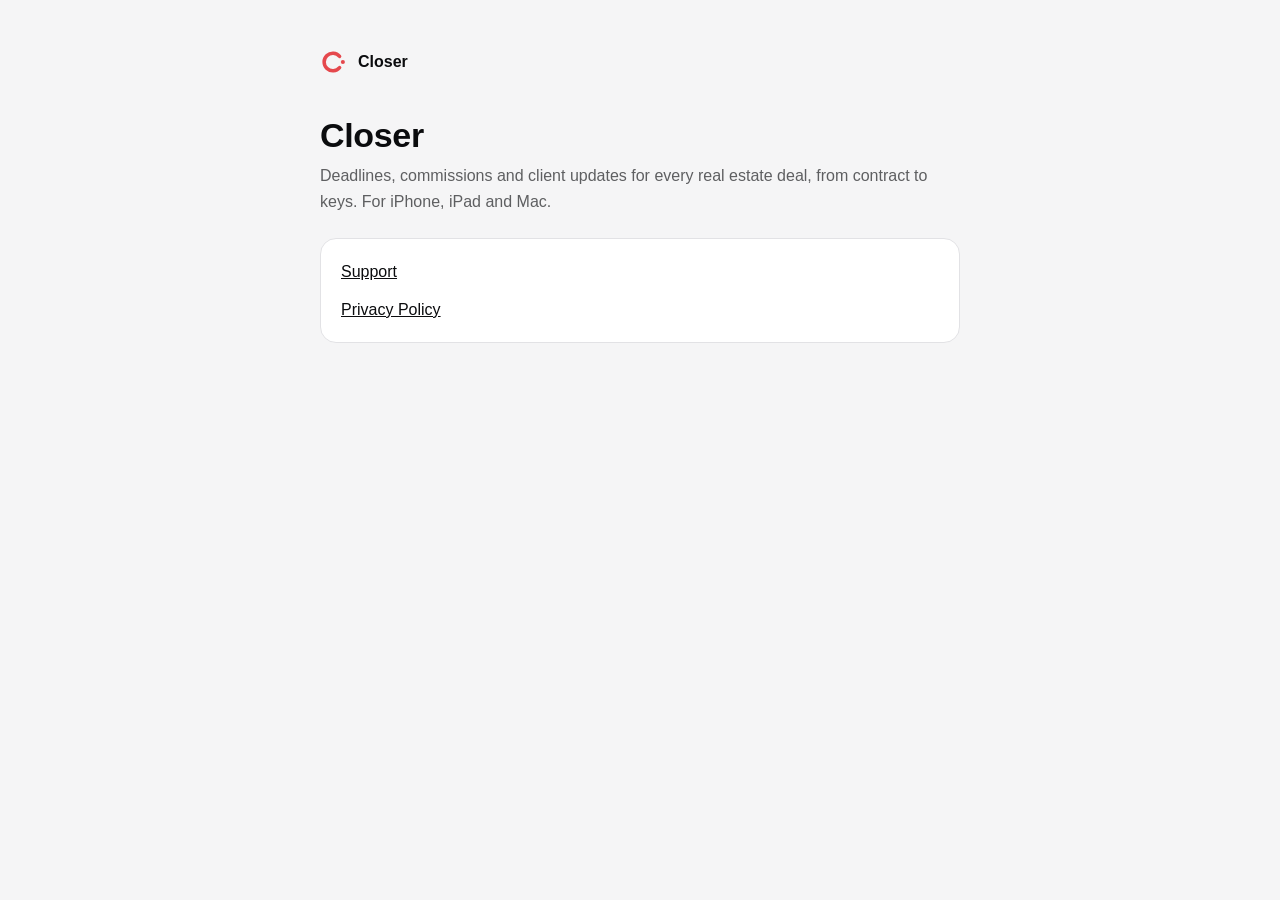
<file: index.html>
<!doctype html>
<html lang="en">
<head>
<meta charset="utf-8">
<meta name="viewport" content="width=device-width, initial-scale=1">
<title>Closer</title>
<link rel="stylesheet" href="site.css">
</head>
<body>
<main>
<div class="brand">
<svg viewBox="0 0 24 24" fill="none" aria-hidden="true"><path d="M16.8 7.2a7.5 7.5 0 1 0 0 9.6" stroke="var(--coral)" stroke-width="3" stroke-linecap="round"/><circle cx="19.6" cy="12" r="1.75" fill="var(--coral)"/></svg>
Closer
</div>
<h1>Closer</h1>
<p>Deadlines, commissions and client updates for every real estate deal, from contract to keys. For iPhone, iPad and Mac.</p>
<div class="card">
<p><a href="support.html">Support</a></p>
<p><a href="privacy.html">Privacy Policy</a></p>
</div>
</main>
</body>
</html>
</file>
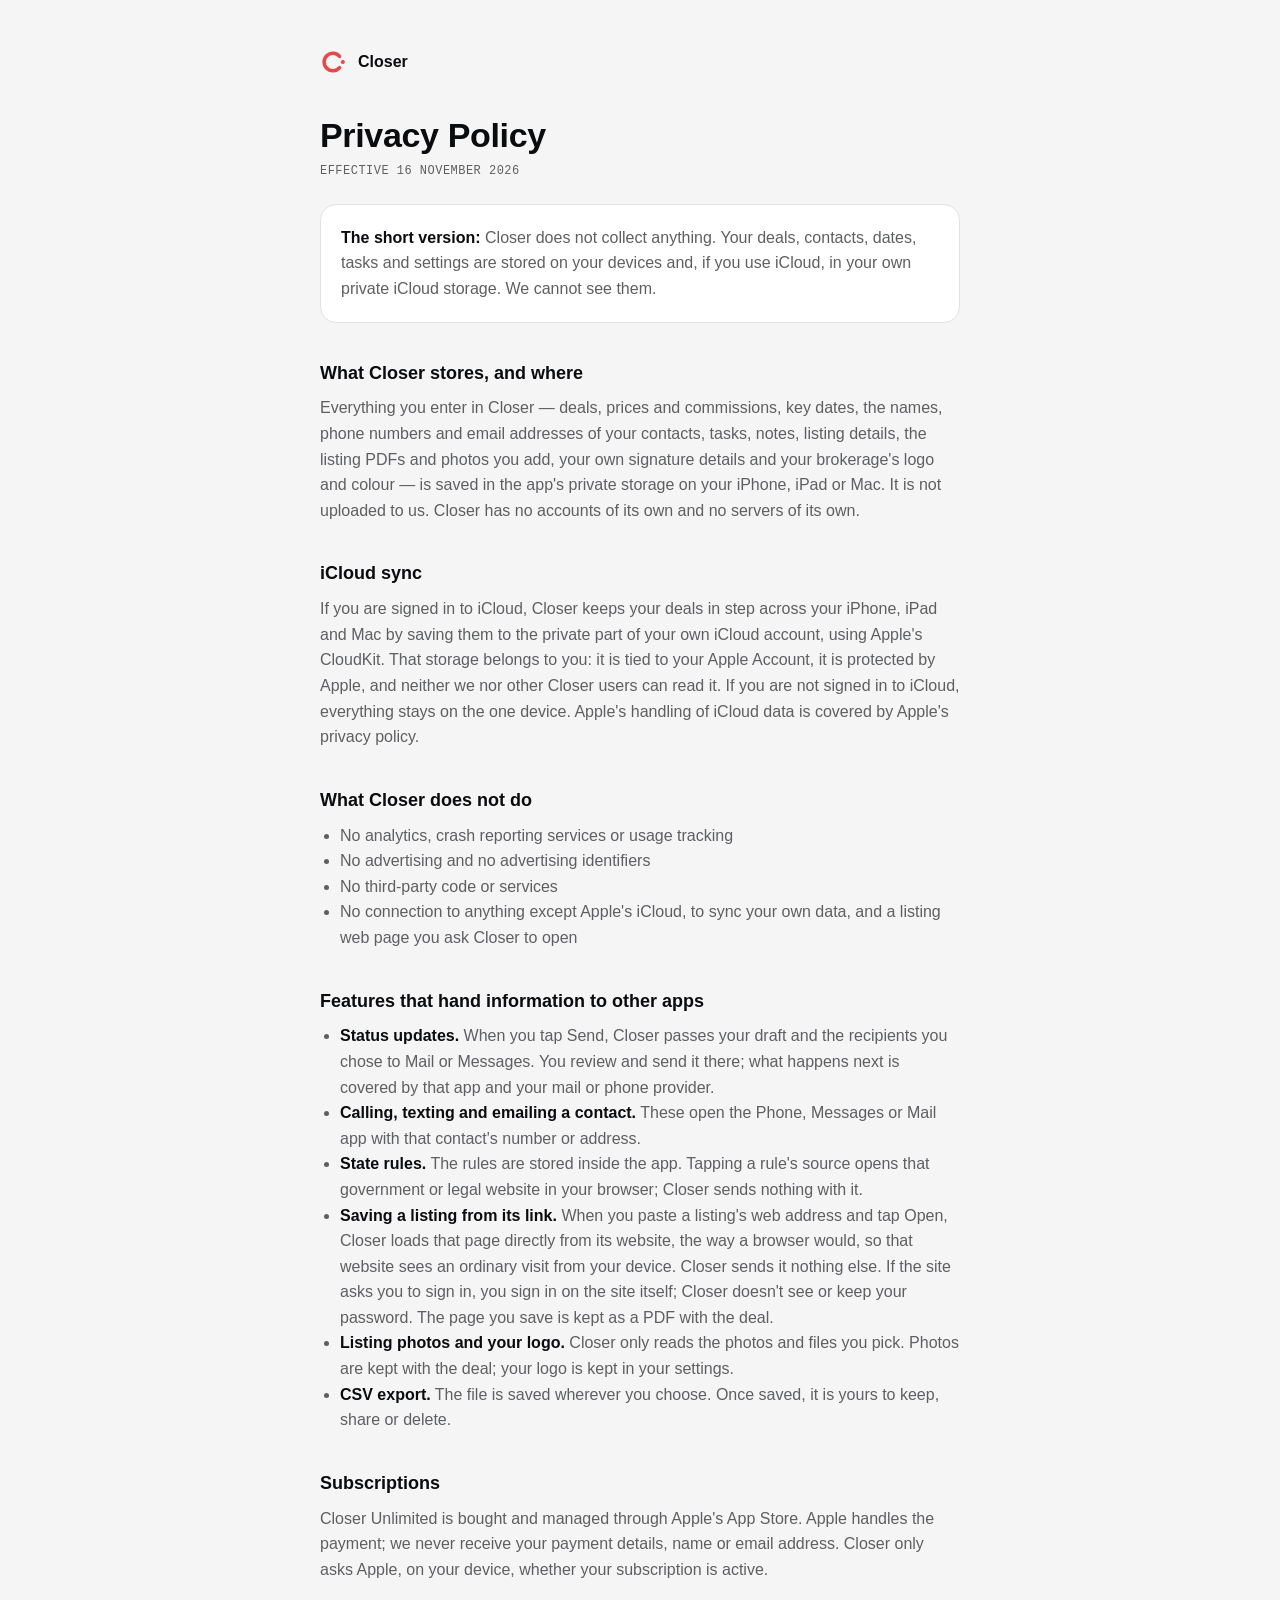
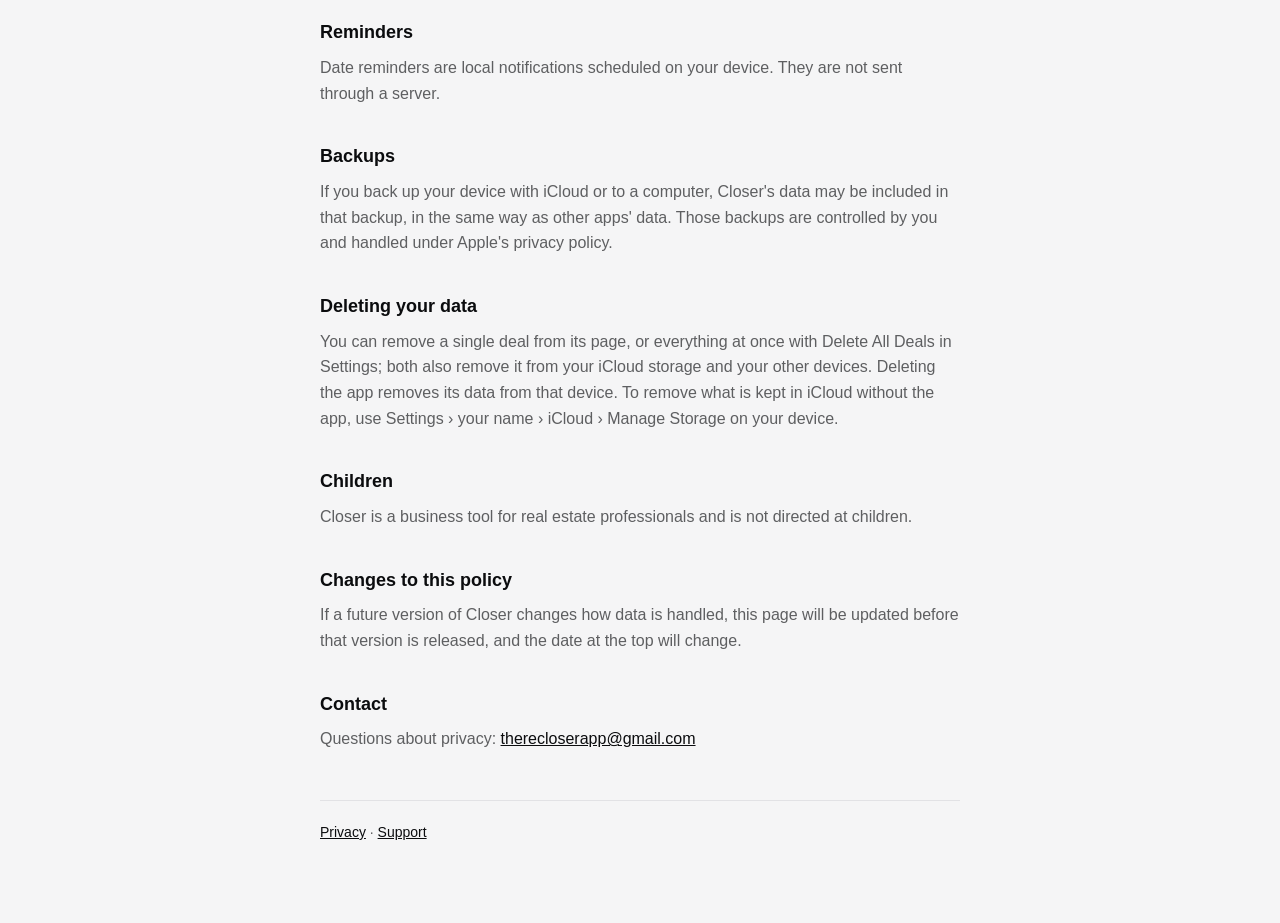
<file: privacy.html>
<!doctype html>
<html lang="en">
<head>
<meta charset="utf-8">
<meta name="viewport" content="width=device-width, initial-scale=1">
<title>Privacy Policy — Closer</title>
<link rel="stylesheet" href="site.css">
</head>
<body>
<main>
<div class="brand">
<svg viewBox="0 0 24 24" fill="none" aria-hidden="true"><path d="M16.8 7.2a7.5 7.5 0 1 0 0 9.6" stroke="var(--coral)" stroke-width="3" stroke-linecap="round" transform="rotate(0 12 12)"/><circle cx="19.6" cy="12" r="1.75" fill="var(--coral)"/></svg>
Closer
</div>
<h1>Privacy Policy</h1>
<p class="meta">Effective 16 November 2026</p>
<div class="card">
<p><strong>The short version:</strong> Closer does not collect anything. Your deals, contacts, dates, tasks and settings are stored on your devices and, if you use iCloud, in your own private iCloud storage. We cannot see them.</p>
</div>
<h2>What Closer stores, and where</h2>
<p>Everything you enter in Closer — deals, prices and commissions, key dates, the names, phone numbers and email addresses of your contacts, tasks, notes, listing details, the listing PDFs and photos you add, your own signature details and your brokerage's logo and colour — is saved in the app's private storage on your iPhone, iPad or Mac. It is not uploaded to us. Closer has no accounts of its own and no servers of its own.</p>
<h2>iCloud sync</h2>
<p>If you are signed in to iCloud, Closer keeps your deals in step across your iPhone, iPad and Mac by saving them to the private part of your own iCloud account, using Apple's CloudKit. That storage belongs to you: it is tied to your Apple Account, it is protected by Apple, and neither we nor other Closer users can read it. If you are not signed in to iCloud, everything stays on the one device. Apple's handling of iCloud data is covered by Apple's privacy policy.</p>
<h2>What Closer does not do</h2>
<ul>
<li>No analytics, crash reporting services or usage tracking</li>
<li>No advertising and no advertising identifiers</li>
<li>No third-party code or services</li>
<li>No connection to anything except Apple's iCloud, to sync your own data, and a listing web page you ask Closer to open</li>
</ul>
<h2>Features that hand information to other apps</h2>
<ul>
<li><strong>Status updates.</strong> When you tap Send, Closer passes your draft and the recipients you chose to Mail or Messages. You review and send it there; what happens next is covered by that app and your mail or phone provider.</li>
<li><strong>Calling, texting and emailing a contact.</strong> These open the Phone, Messages or Mail app with that contact's number or address.</li>
<li><strong>State rules.</strong> The rules are stored inside the app. Tapping a rule's source opens that government or legal website in your browser; Closer sends nothing with it.</li>
<li><strong>Saving a listing from its link.</strong> When you paste a listing's web address and tap Open, Closer loads that page directly from its website, the way a browser would, so that website sees an ordinary visit from your device. Closer sends it nothing else. If the site asks you to sign in, you sign in on the site itself; Closer doesn't see or keep your password. The page you save is kept as a PDF with the deal.</li>
<li><strong>Listing photos and your logo.</strong> Closer only reads the photos and files you pick. Photos are kept with the deal; your logo is kept in your settings.</li>
<li><strong>CSV export.</strong> The file is saved wherever you choose. Once saved, it is yours to keep, share or delete.</li>
</ul>
<h2>Subscriptions</h2>
<p>Closer Unlimited is bought and managed through Apple's App Store. Apple handles the payment; we never receive your payment details, name or email address. Closer only asks Apple, on your device, whether your subscription is active.</p>
<h2>Reminders</h2>
<p>Date reminders are local notifications scheduled on your device. They are not sent through a server.</p>
<h2>Backups</h2>
<p>If you back up your device with iCloud or to a computer, Closer's data may be included in that backup, in the same way as other apps' data. Those backups are controlled by you and handled under Apple's privacy policy.</p>
<h2>Deleting your data</h2>
<p>You can remove a single deal from its page, or everything at once with Delete All Deals in Settings; both also remove it from your iCloud storage and your other devices. Deleting the app removes its data from that device. To remove what is kept in iCloud without the app, use Settings › your name › iCloud › Manage Storage on your device.</p>
<h2>Children</h2>
<p>Closer is a business tool for real estate professionals and is not directed at children.</p>
<h2>Changes to this policy</h2>
<p>If a future version of Closer changes how data is handled, this page will be updated before that version is released, and the date at the top will change.</p>
<h2>Contact</h2>
<p>Questions about privacy: <a href="mailto:therecloserapp@gmail.com">therecloserapp@gmail.com</a></p>
<footer>
<a href="privacy.html">Privacy</a> · <a href="support.html">Support</a>
</footer>
</main>
</body>
</html>
</file>
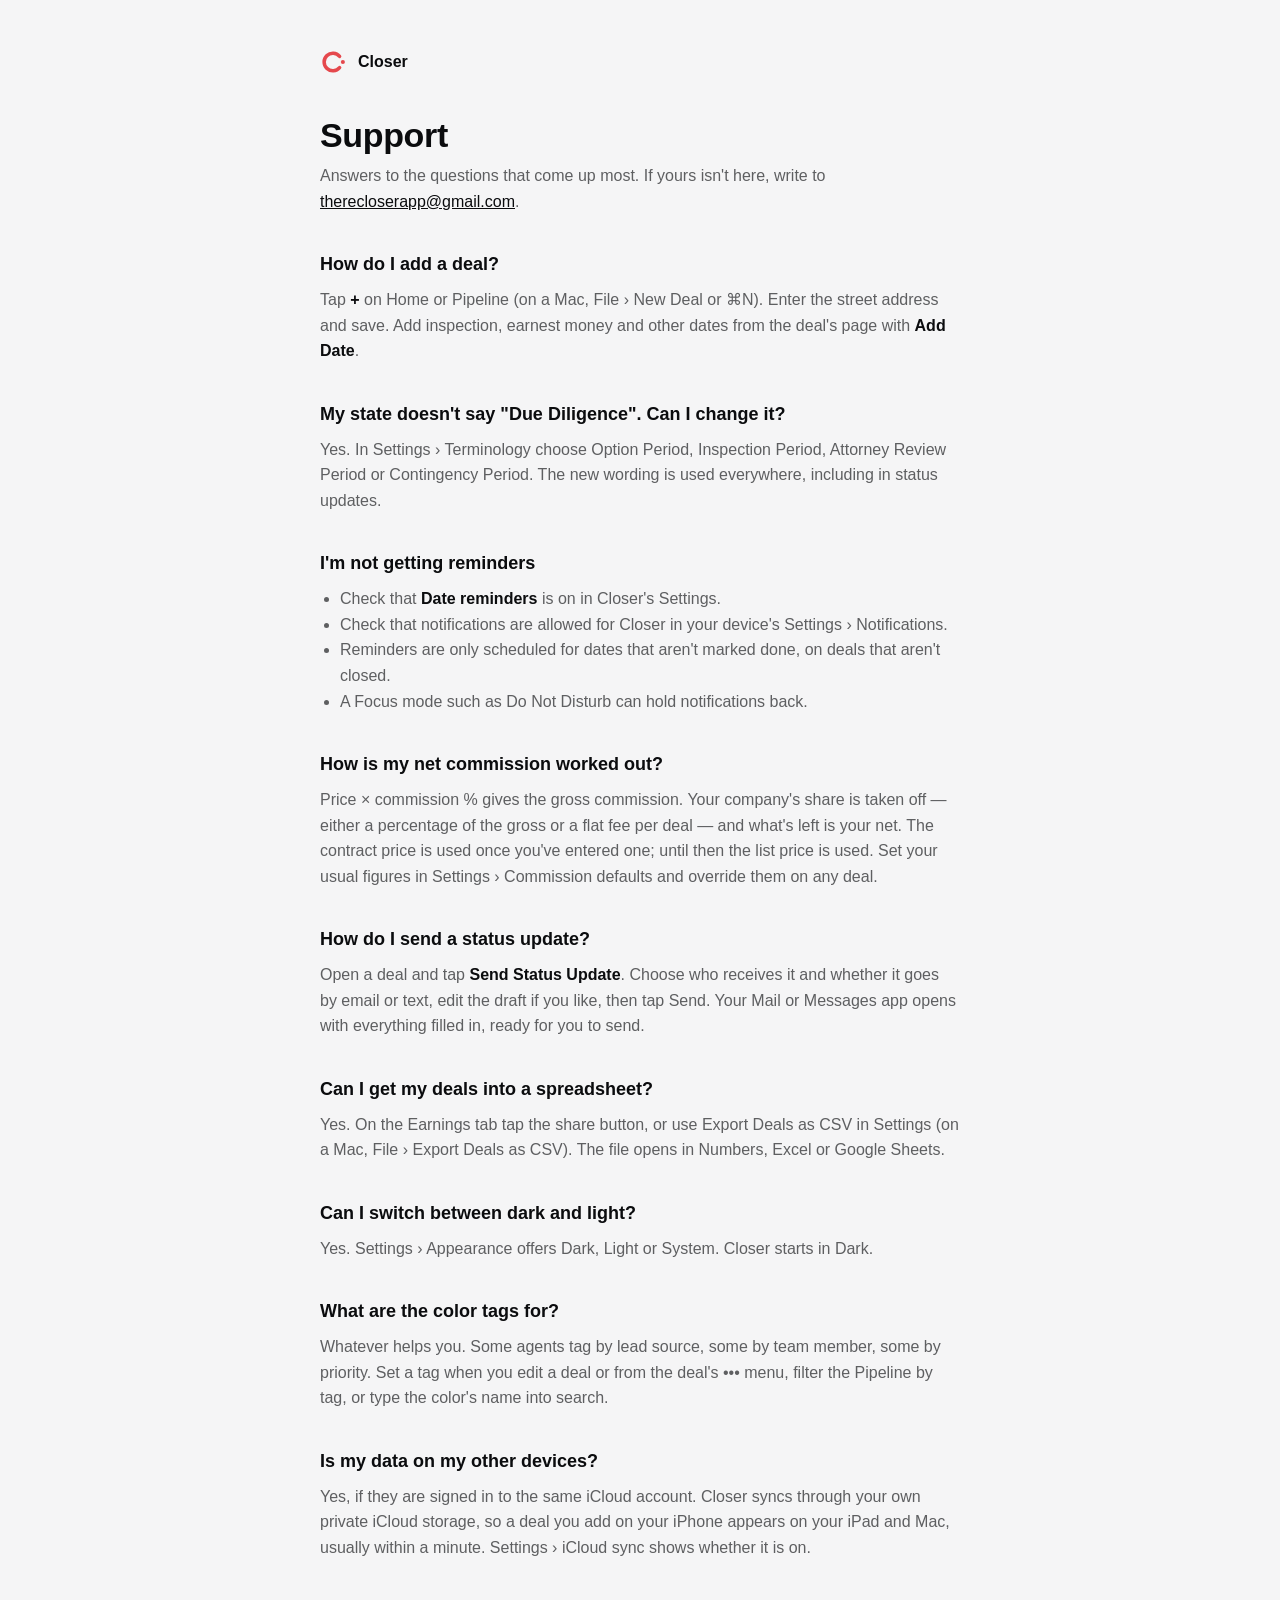
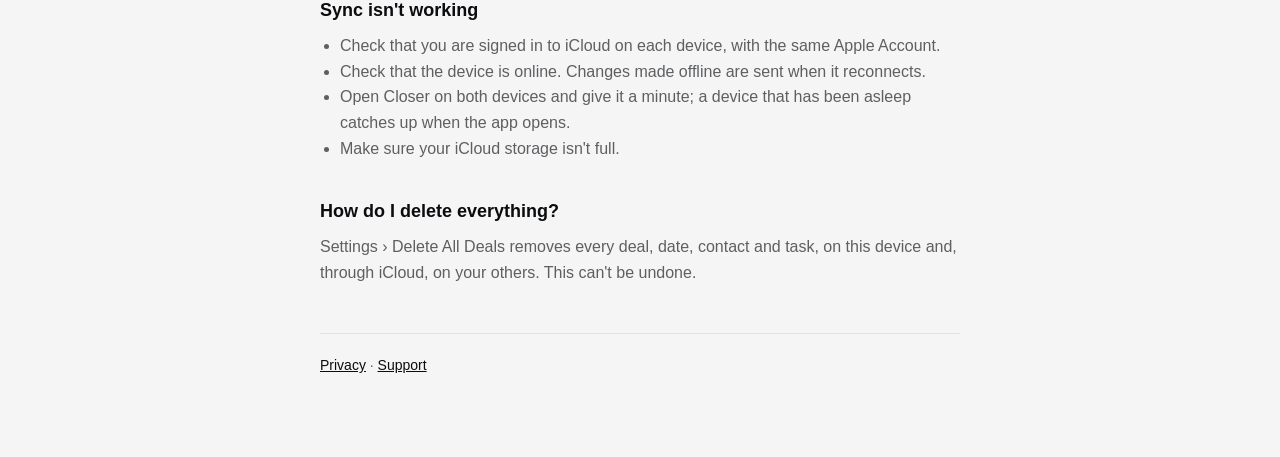
<file: support.html>
<!doctype html>
<html lang="en">
<head>
<meta charset="utf-8">
<meta name="viewport" content="width=device-width, initial-scale=1">
<title>Support — Closer</title>
<link rel="stylesheet" href="site.css">
</head>
<body>
<main>
<div class="brand">
<svg viewBox="0 0 24 24" fill="none" aria-hidden="true"><path d="M16.8 7.2a7.5 7.5 0 1 0 0 9.6" stroke="var(--coral)" stroke-width="3" stroke-linecap="round" transform="rotate(0 12 12)"/><circle cx="19.6" cy="12" r="1.75" fill="var(--coral)"/></svg>
Closer
</div>
<h1>Support</h1>
<p>Answers to the questions that come up most. If yours isn't here, write to <a href="mailto:therecloserapp@gmail.com">therecloserapp@gmail.com</a>.</p>
<h2>How do I add a deal?</h2>
<p>Tap <strong>+</strong> on Home or Pipeline (on a Mac, File › New Deal or ⌘N). Enter the street address and save. Add inspection, earnest money and other dates from the deal's page with <strong>Add Date</strong>.</p>
<h2>My state doesn't say "Due Diligence". Can I change it?</h2>
<p>Yes. In Settings › Terminology choose Option Period, Inspection Period, Attorney Review Period or Contingency Period. The new wording is used everywhere, including in status updates.</p>
<h2>I'm not getting reminders</h2>
<ul>
<li>Check that <strong>Date reminders</strong> is on in Closer's Settings.</li>
<li>Check that notifications are allowed for Closer in your device's Settings › Notifications.</li>
<li>Reminders are only scheduled for dates that aren't marked done, on deals that aren't closed.</li>
<li>A Focus mode such as Do Not Disturb can hold notifications back.</li>
</ul>
<h2>How is my net commission worked out?</h2>
<p>Price × commission % gives the gross commission. Your company's share is taken off — either a percentage of the gross or a flat fee per deal — and what's left is your net. The contract price is used once you've entered one; until then the list price is used. Set your usual figures in Settings › Commission defaults and override them on any deal.</p>
<h2>How do I send a status update?</h2>
<p>Open a deal and tap <strong>Send Status Update</strong>. Choose who receives it and whether it goes by email or text, edit the draft if you like, then tap Send. Your Mail or Messages app opens with everything filled in, ready for you to send.</p>
<h2>Can I get my deals into a spreadsheet?</h2>
<p>Yes. On the Earnings tab tap the share button, or use Export Deals as CSV in Settings (on a Mac, File › Export Deals as CSV). The file opens in Numbers, Excel or Google Sheets.</p>
<h2>Can I switch between dark and light?</h2>
<p>Yes. Settings › Appearance offers Dark, Light or System. Closer starts in Dark.</p>
<h2>What are the color tags for?</h2>
<p>Whatever helps you. Some agents tag by lead source, some by team member, some by priority. Set a tag when you edit a deal or from the deal's ••• menu, filter the Pipeline by tag, or type the color's name into search.</p>
<h2>Is my data on my other devices?</h2>
<p>Yes, if they are signed in to the same iCloud account. Closer syncs through your own private iCloud storage, so a deal you add on your iPhone appears on your iPad and Mac, usually within a minute. Settings › iCloud sync shows whether it is on.</p>
<h2>Sync isn't working</h2>
<ul>
<li>Check that you are signed in to iCloud on each device, with the same Apple Account.</li>
<li>Check that the device is online. Changes made offline are sent when it reconnects.</li>
<li>Open Closer on both devices and give it a minute; a device that has been asleep catches up when the app opens.</li>
<li>Make sure your iCloud storage isn't full.</li>
</ul>
<h2>How do I delete everything?</h2>
<p>Settings › Delete All Deals removes every deal, date, contact and task, on this device and, through iCloud, on your others. This can't be undone.</p>
<footer>
<a href="privacy.html">Privacy</a> · <a href="support.html">Support</a>
</footer>
</main>
</body>
</html>
</file>
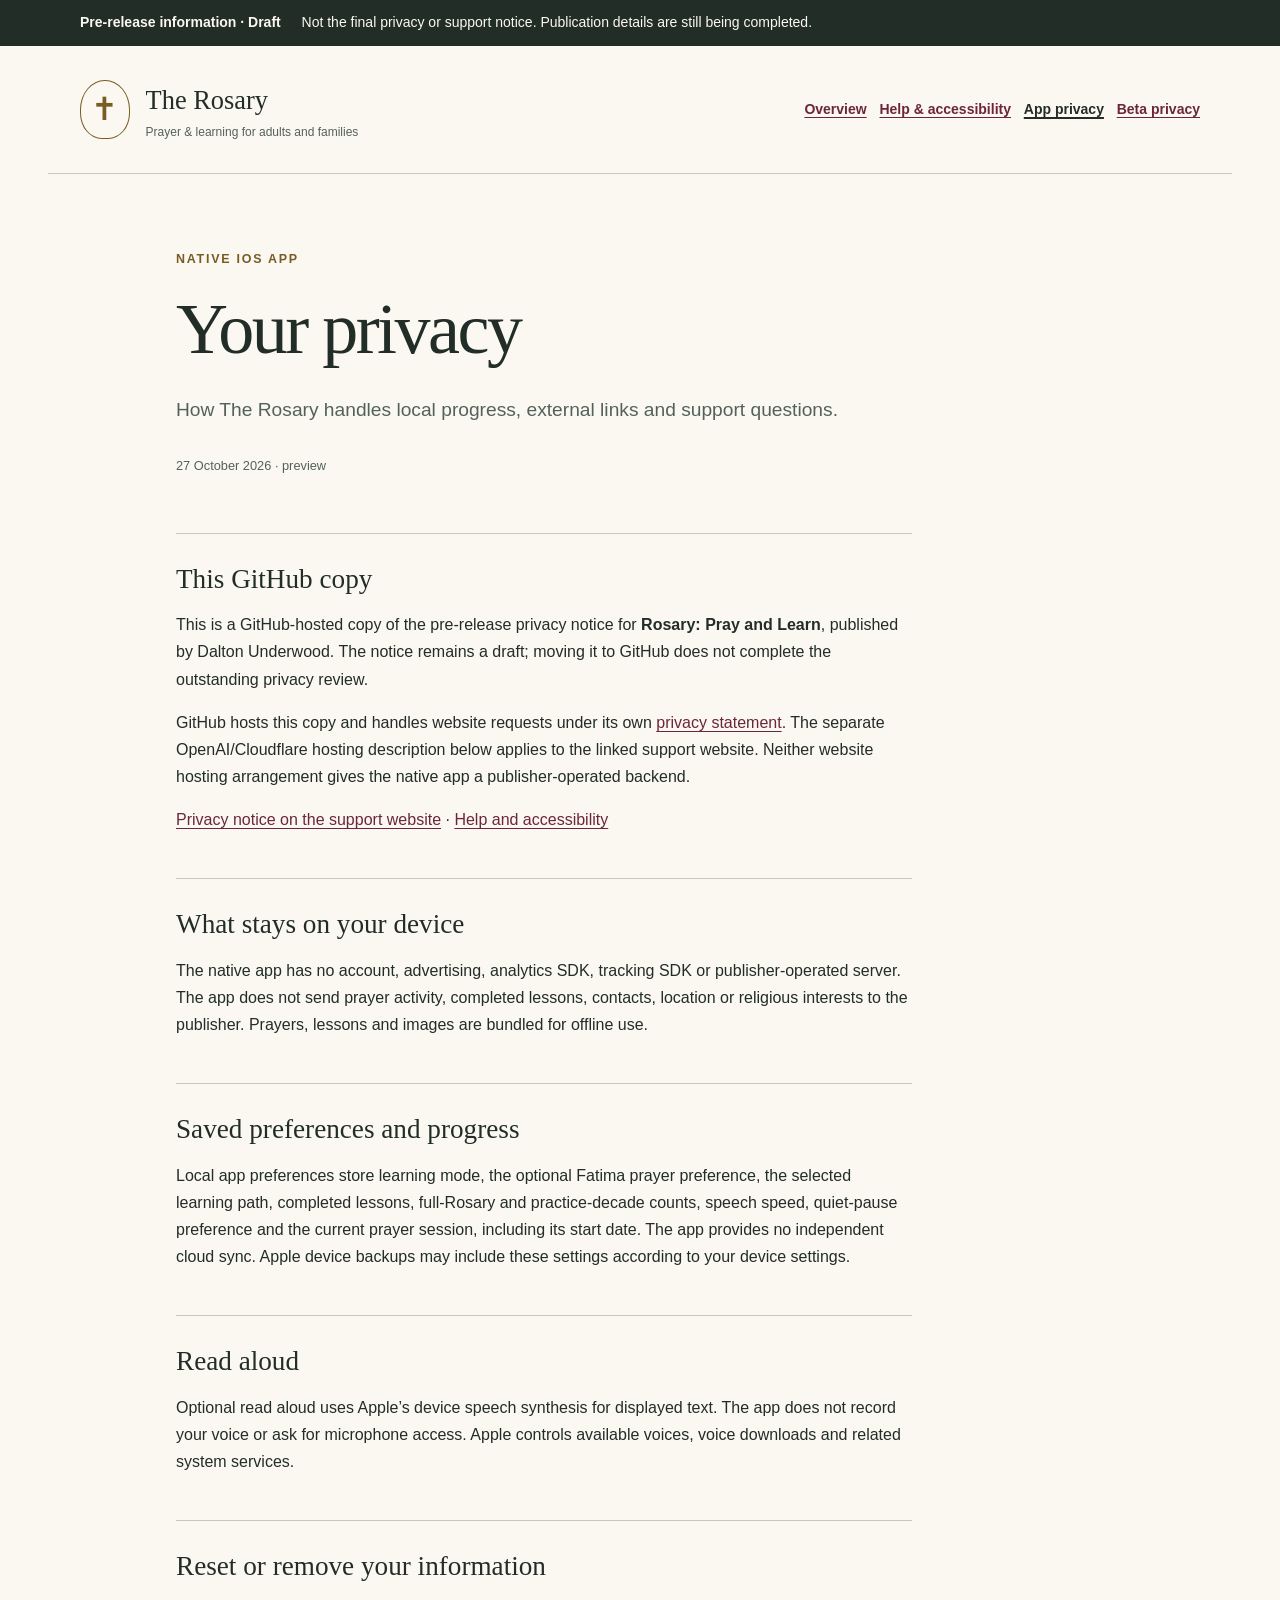
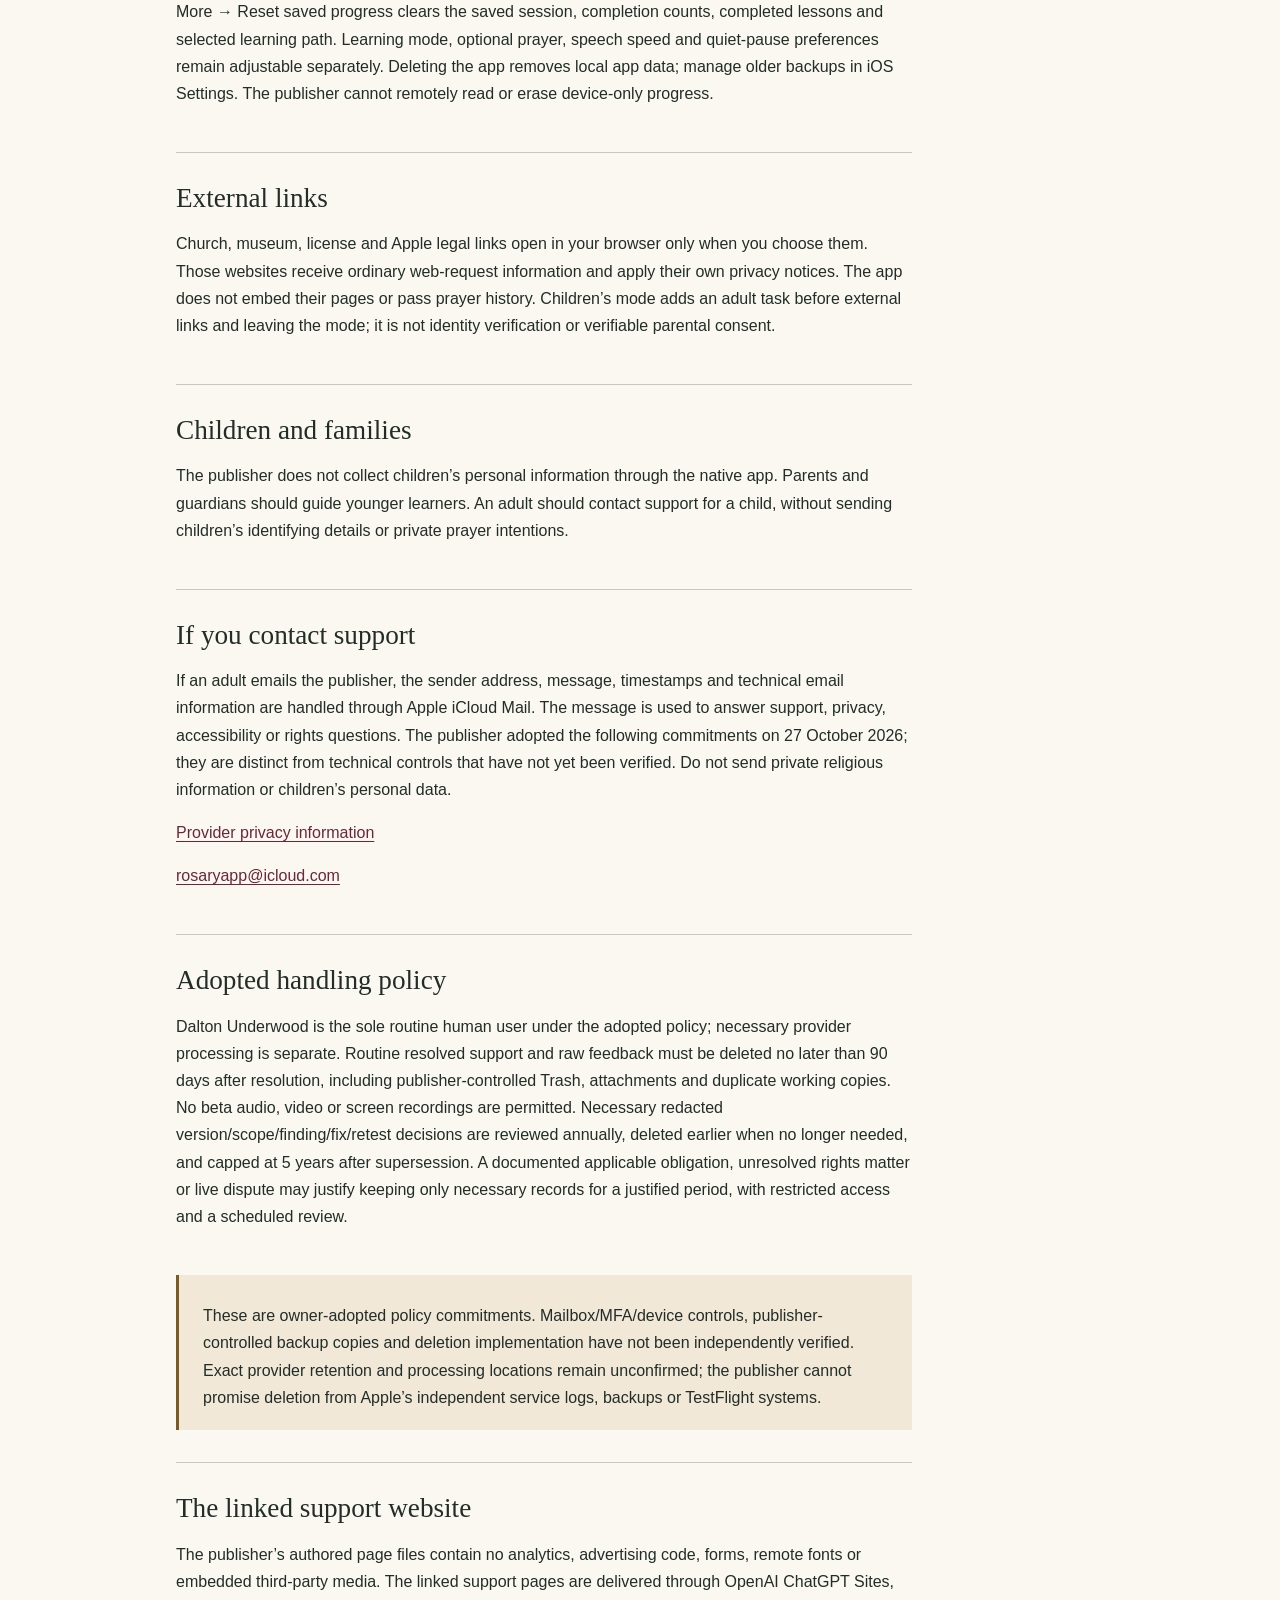
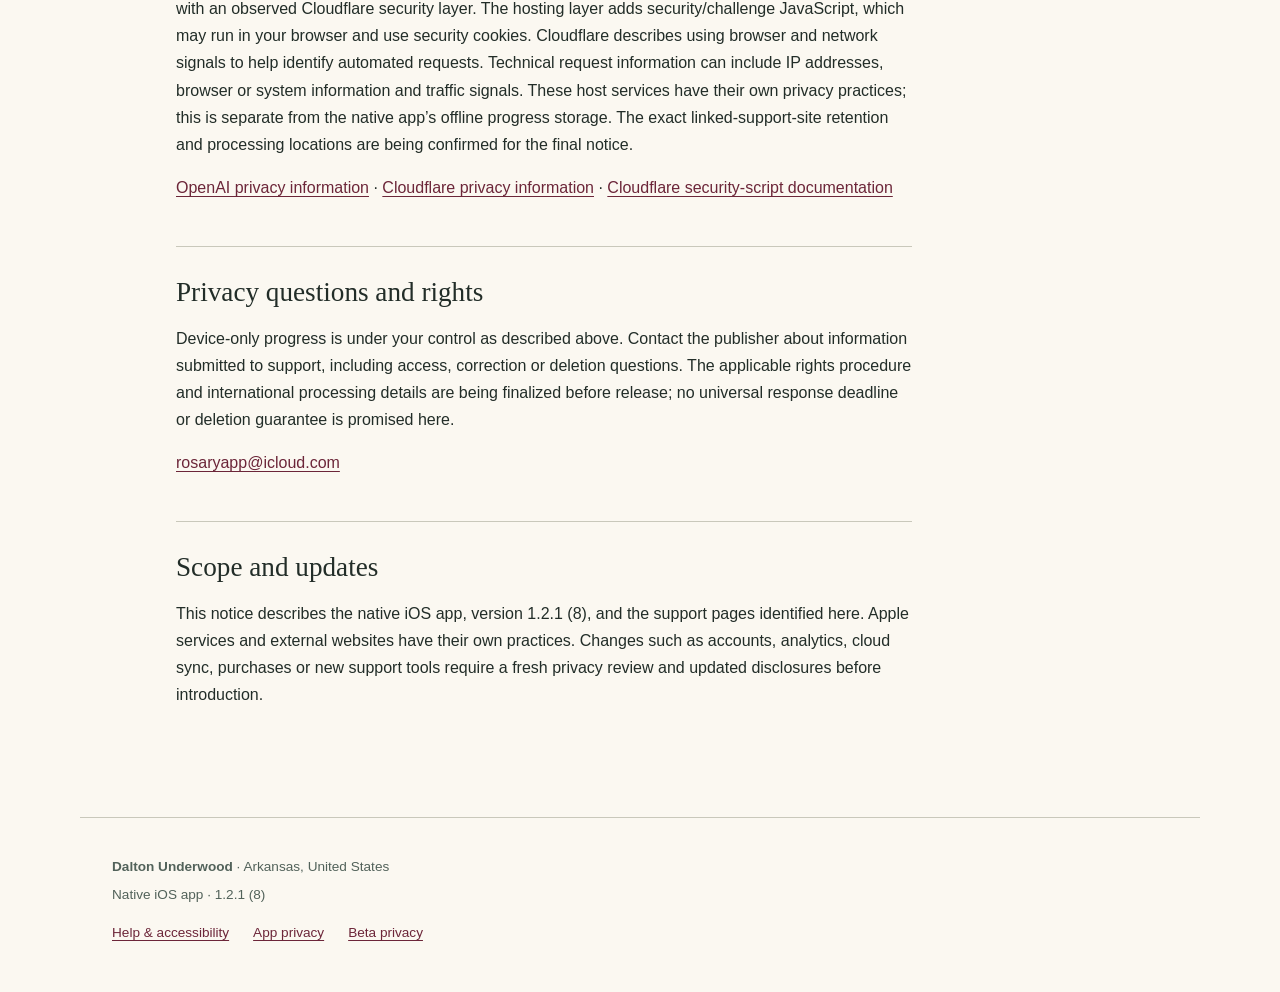
<file: rosary/privacy.html>
<!doctype html>
<html lang="en">
<head><meta charset="utf-8"><meta name="viewport" content="width=device-width, initial-scale=1"><meta name="color-scheme" content="light dark"><meta name="referrer" content="no-referrer"><meta name="robots" content="noindex, nofollow"><meta http-equiv="Content-Security-Policy" content="default-src 'none'; style-src 'self' 'sha256-LS9tGJo5bKip4sUa7KXv/9w/euB/aN5eaw5rz1NM1iI='; img-src 'self'; base-uri 'none'; form-action 'none'"><title>Privacy · Rosary: Pray and Learn</title><meta name="description" content="How The Rosary handles local progress, external links and support questions."><style>/* Local system fonts only. No scripts, imports, animation or embedded media. */
:root{color-scheme:light dark;--paper:#fbf8f1;--surface:#fffdf8;--ink:#222d28;--muted:#52625a;--line:#c9c8bb;--accent:#6c2639;--gold:#795c24;--wash:#f1e8d8;--focus:#134f91}*{box-sizing:border-box}html{font-size:100%;scroll-padding-top:1rem}body{margin:0;background:var(--paper);color:var(--ink);font:1rem/1.7 -apple-system,BlinkMacSystemFont,"Segoe UI",sans-serif;overflow-wrap:anywhere}a{color:var(--accent);text-underline-offset:.2em;text-decoration-thickness:.08em}a:hover{text-decoration-thickness:.15em}a:focus-visible,summary:focus-visible{outline:3px solid var(--focus);outline-offset:4px;border-radius:3px}.skip-link{position:absolute;top:-8rem;left:1rem;z-index:10;background:var(--surface);padding:.8rem 1.2rem}.skip-link:focus{top:1rem}.draft-banner{background:var(--ink);color:var(--paper);display:flex;gap:.4rem 1.3rem;flex-wrap:wrap;padding:.7rem max(1.25rem,calc((100vw - 70rem)/2));font-size:.875rem}.draft-banner strong{color:var(--paper)}.masthead{max-width:74rem;margin:auto;padding:2rem;display:flex;align-items:center;justify-content:space-between;gap:1.5rem;border-bottom:1px solid var(--line)}.brand{display:flex;align-items:center;gap:1rem;text-decoration:none;color:var(--ink);font-family:Georgia,"Times New Roman",serif;font-size:1.65rem}.brand-mark{display:grid;place-items:center;width:3.1rem;height:3.7rem;border:1px solid var(--gold);border-radius:50% 50% 44% 44%;color:var(--gold);font-size:2rem;flex-shrink:0}.brand small{display:block;color:var(--muted);font:.75rem/1.5 -apple-system,BlinkMacSystemFont,"Segoe UI",sans-serif}nav ul{margin:0;padding:0;display:flex;flex-wrap:wrap;gap:.2rem .8rem;list-style:none}nav a{display:flex;align-items:center;min-height:44px;font-size:.875rem;font-weight:600}nav a[aria-current]{text-decoration-thickness:.17em;color:var(--ink)}main{max-width:62rem;margin:auto;padding:0 2rem 4rem}.hero{padding:4.7rem 0 2.5rem;max-width:49rem}.eyebrow{color:var(--gold);font-size:.78rem;text-transform:uppercase;letter-spacing:.14em;font-weight:700;margin:0 0 1rem}h1,h2,h3{line-height:1.2;text-wrap:balance}h1{font-family:Georgia,"Times New Roman",serif;font-size:clamp(2.5rem,6vw,4.5rem);font-weight:400;letter-spacing:-.035em;margin:0 0 1.3rem}h2{font-family:Georgia,"Times New Roman",serif;font-weight:400;font-size:1.7rem;margin:0 0 1rem}h3{font-size:1rem;margin:0 0 .6rem}.lead{font-size:1.2rem;color:var(--muted);max-width:42rem}.date{font-size:.8rem;color:var(--muted);margin-top:1.8rem}p{margin:.5rem 0 1rem}.prose-section{max-width:46rem;padding:1.8rem 0;border-top:1px solid var(--line)}.note{max-width:46rem;padding:1.2rem 1.5rem;margin:0 0 2rem;background:var(--wash);border-inline-start:3px solid var(--gold)}.note p:last-child{margin-bottom:0}.cards{display:grid;grid-template-columns:repeat(3,minmax(0,1fr));gap:1rem;margin:0 0 2.5rem}.card{display:flex;flex-direction:column;color:var(--ink);background:var(--surface);padding:1.5rem;border:1px solid var(--line);border-radius:1rem;text-decoration:none;min-height:18rem}.card h2{font-size:1.6rem;margin:1rem 0}.card p{color:var(--muted);font-size:.95rem}.card>span:last-child{margin-top:auto;color:var(--accent);font-size:.85rem;text-decoration:underline;text-underline-offset:.2em}.card-kicker{color:var(--gold);font-size:.75rem;text-transform:uppercase;letter-spacing:.1em;font-weight:700}.contact-box{padding:1.2rem;border:1px solid var(--line);border-radius:.6rem;background:var(--surface);margin:1rem 0}.contact-box p{margin-bottom:0}details{padding:.5rem 0}summary{cursor:pointer;min-height:44px;padding:.4rem 0;font-weight:600}.pending-list{padding-left:1.4rem;font-size:.85rem}code{font-size:.9em}footer{max-width:70rem;margin:0 auto;padding:2rem;border-top:1px solid var(--line);font-size:.85rem;color:var(--muted)}footer p{margin:.3rem 0}footer a{display:inline-flex;align-items:center;min-height:44px;margin-right:1.5rem}@media(max-width:62rem){.masthead{align-items:flex-start;flex-direction:column}.hero{padding-top:3rem}}@media(max-width:42rem){.masthead,main,footer{padding-left:1.25rem;padding-right:1.25rem}.cards{grid-template-columns:1fr}.card{min-height:0}.card>span:last-child{margin-top:.7rem}.hero{padding-bottom:1.5rem}.prose-section{padding:1.5rem 0}}@media(prefers-color-scheme:dark){:root{--paper:#17231e;--surface:#202d26;--ink:#f2eee5;--muted:#c2ccc3;--line:#657369;--accent:#f0b8c6;--gold:#e0c384;--wash:#29392f;--focus:#98c7ff}.draft-banner{background:#0c1510;color:#f2eee5}.draft-banner strong{color:#f2eee5}}@media(prefers-contrast:more){:root{--line:currentColor}a{text-decoration-thickness:.14em}}@media print{.draft-banner{color:#000;background:#fff;border:2px solid #000}nav,.skip-link{display:none}.masthead{padding:1rem 0}main,footer{padding:1rem 0}.hero{padding:1rem 0}.cards{display:block}.card{margin:1rem 0;break-inside:avoid}.prose-section{break-inside:avoid}body{background:#fff;color:#000}}
</style></head>
<body><a class="skip-link" href="#main">Skip to content</a><div class="draft-banner"><strong>Pre-release information · Draft</strong><span>Not the final privacy or support notice. Publication details are still being completed.</span></div>
<header class="masthead"><a class="brand" href="https://the-rosary-support.medicdalton.chatgpt.site/index.html"><span class="brand-mark" aria-hidden="true">✝</span><span>The Rosary<small>Prayer & learning for adults and families</small></span></a><nav aria-label="Page navigation"><ul><li><a href="https://the-rosary-support.medicdalton.chatgpt.site/index.html">Overview</a></li><li><a href="https://the-rosary-support.medicdalton.chatgpt.site/support.html">Help & accessibility</a></li><li><a aria-current="page" href="#main">App privacy</a></li><li><a href="https://the-rosary-support.medicdalton.chatgpt.site/beta-privacy.html">Beta privacy</a></li></ul></nav></header>
<main id="main" tabindex="-1"><div class="hero"><p class="eyebrow">Native iOS app</p><h1>Your privacy</h1><p class="lead">How The Rosary handles local progress, external links and support questions.</p><p class="date">27 October 2026 · preview</p></div><section class="prose-section"><h2>This GitHub copy</h2><p>This is a GitHub-hosted copy of the pre-release privacy notice for <strong>Rosary: Pray and Learn</strong>, published by Dalton Underwood. The notice remains a draft; moving it to GitHub does not complete the outstanding privacy review.</p><p>GitHub hosts this copy and handles website requests under its own <a href="https://docs.github.com/en/site-policy/privacy-policies/github-general-privacy-statement">privacy statement</a>. The separate OpenAI/Cloudflare hosting description below applies to the linked support website. Neither website hosting arrangement gives the native app a publisher-operated backend.</p><p><a href="https://the-rosary-support.medicdalton.chatgpt.site/privacy.html">Privacy notice on the support website</a> · <a href="https://the-rosary-support.medicdalton.chatgpt.site/support.html">Help and accessibility</a></p></section><section class="prose-section"><h2>What stays on your device</h2><p>The native app has no account, advertising, analytics SDK, tracking SDK or publisher-operated server. The app does not send prayer activity, completed lessons, contacts, location or religious interests to the publisher. Prayers, lessons and images are bundled for offline use.</p></section><section class="prose-section"><h2>Saved preferences and progress</h2><p>Local app preferences store learning mode, the optional Fatima prayer preference, the selected learning path, completed lessons, full-Rosary and practice-decade counts, speech speed, quiet-pause preference and the current prayer session, including its start date. The app provides no independent cloud sync. Apple device backups may include these settings according to your device settings.</p></section><section class="prose-section"><h2>Read aloud</h2><p>Optional read aloud uses Apple’s device speech synthesis for displayed text. The app does not record your voice or ask for microphone access. Apple controls available voices, voice downloads and related system services.</p></section><section class="prose-section"><h2>Reset or remove your information</h2><p>More → Reset saved progress clears the saved session, completion counts, completed lessons and selected learning path. Learning mode, optional prayer, speech speed and quiet-pause preferences remain adjustable separately. Deleting the app removes local app data; manage older backups in iOS Settings. The publisher cannot remotely read or erase device-only progress.</p></section><section class="prose-section"><h2>External links</h2><p>Church, museum, license and Apple legal links open in your browser only when you choose them. Those websites receive ordinary web-request information and apply their own privacy notices. The app does not embed their pages or pass prayer history. Children’s mode adds an adult task before external links and leaving the mode; it is not identity verification or verifiable parental consent.</p></section><section class="prose-section"><h2>Children and families</h2><p>The publisher does not collect children’s personal information through the native app. Parents and guardians should guide younger learners. An adult should contact support for a child, without sending children’s identifying details or private prayer intentions.</p></section><section class="prose-section"><h2>If you contact support</h2><p>If an adult emails the publisher, the sender address, message, timestamps and technical email information are handled through Apple iCloud Mail. The message is used to answer support, privacy, accessibility or rights questions. The publisher adopted the following commitments on 27 October 2026; they are distinct from technical controls that have not yet been verified. Do not send private religious information or children’s personal data.</p><p><a href="https://www.apple.com/legal/privacy/">Provider privacy information</a></p><p><a href="mailto:rosaryapp@icloud.com">rosaryapp@icloud.com</a></p></section><section class="prose-section"><h2>Adopted handling policy</h2><p>Dalton Underwood is the sole routine human user under the adopted policy; necessary provider processing is separate. Routine resolved support and raw feedback must be deleted no later than 90 days after resolution, including publisher-controlled Trash, attachments and duplicate working copies. No beta audio, video or screen recordings are permitted. Necessary redacted version/scope/finding/fix/retest decisions are reviewed annually, deleted earlier when no longer needed, and capped at 5 years after supersession. A documented applicable obligation, unresolved rights matter or live dispute may justify keeping only necessary records for a justified period, with restricted access and a scheduled review.</p></section><aside class="note"><p>These are owner-adopted policy commitments. Mailbox/MFA/device controls, publisher-controlled backup copies and deletion implementation have not been independently verified. Exact provider retention and processing locations remain unconfirmed; the publisher cannot promise deletion from Apple’s independent service logs, backups or TestFlight systems.</p></aside><section class="prose-section"><h2>The linked support website</h2><p>The publisher’s authored page files contain no analytics, advertising code, forms, remote fonts or embedded third-party media. The linked support pages are delivered through OpenAI ChatGPT Sites, with an observed Cloudflare security layer. The hosting layer adds security/challenge JavaScript, which may run in your browser and use security cookies. Cloudflare describes using browser and network signals to help identify automated requests. Technical request information can include IP addresses, browser or system information and traffic signals. These host services have their own privacy practices; this is separate from the native app’s offline progress storage. The exact linked-support-site retention and processing locations are being confirmed for the final notice.</p><p><a href="https://openai.com/policies/privacy-policy/">OpenAI privacy information</a> · <a href="https://www.cloudflare.com/privacypolicy/">Cloudflare privacy information</a> · <a href="https://developers.cloudflare.com/cloudflare-challenges/challenge-types/javascript-detections/">Cloudflare security-script documentation</a></p></section><section class="prose-section"><h2>Privacy questions and rights</h2><p>Device-only progress is under your control as described above. Contact the publisher about information submitted to support, including access, correction or deletion questions. The applicable rights procedure and international processing details are being finalized before release; no universal response deadline or deletion guarantee is promised here.</p><p><a href="mailto:rosaryapp@icloud.com">rosaryapp@icloud.com</a></p></section><section class="prose-section"><h2>Scope and updates</h2><p>This notice describes the native iOS app, version 1.2.1 (8), and the support pages identified here. Apple services and external websites have their own practices. Changes such as accounts, analytics, cloud sync, purchases or new support tools require a fresh privacy review and updated disclosures before introduction.</p></section></main>
<footer><p><strong>Dalton Underwood</strong> · Arkansas, United States</p><p>Native iOS app · 1.2.1 (8)</p><p><a href="https://the-rosary-support.medicdalton.chatgpt.site/support.html">Help & accessibility</a><a href="#main">App privacy</a><a href="https://the-rosary-support.medicdalton.chatgpt.site/beta-privacy.html">Beta privacy</a></p></footer></body></html>
</file>
<file: site.css>
:root { color-scheme: light dark; --bg: #f5f5f6; --card: #fff; --text: #0b0c0e; --muted: #5e5f61; --line: #e2e2e5; --coral: #e5484d; }
@media (prefers-color-scheme: dark) { :root { --bg: #040506; --card: #07080a; --text: #fff; --muted: #9c9c9d; --line: #1b1c1e; --coral: #ff6363; } }
* { box-sizing: border-box; }
body { margin: 0; background: var(--bg); color: var(--text); font: 16px/1.6 -apple-system, BlinkMacSystemFont, "Inter", "Segoe UI", sans-serif; }
main { max-width: 680px; margin: 0 auto; padding: 48px 20px 80px; }
.brand { display: flex; align-items: center; gap: 10px; font-weight: 600; margin-bottom: 40px; }
.brand svg { width: 28px; height: 28px; }
h1 { font-size: 34px; line-height: 1.15; font-weight: 600; margin: 0 0 8px; letter-spacing: -0.01em; }
h2 { font-size: 18px; font-weight: 600; margin: 36px 0 8px; }
p, li { color: var(--muted); }
p { margin: 0 0 12px; }
ul { padding-left: 20px; margin: 0 0 12px; }
strong { color: var(--text); font-weight: 600; }
a { color: var(--text); }
.card { background: var(--card); border: 1px solid var(--line); border-radius: 16px; padding: 20px; margin: 24px 0; }
.card p:last-child { margin-bottom: 0; }
.meta { font: 12px/1.4 ui-monospace, "Geist Mono", Menlo, monospace; text-transform: uppercase; letter-spacing: 0.04em; color: var(--muted); }
footer { margin-top: 48px; padding-top: 20px; border-top: 1px solid var(--line); font-size: 14px; color: var(--muted); }
</file>
